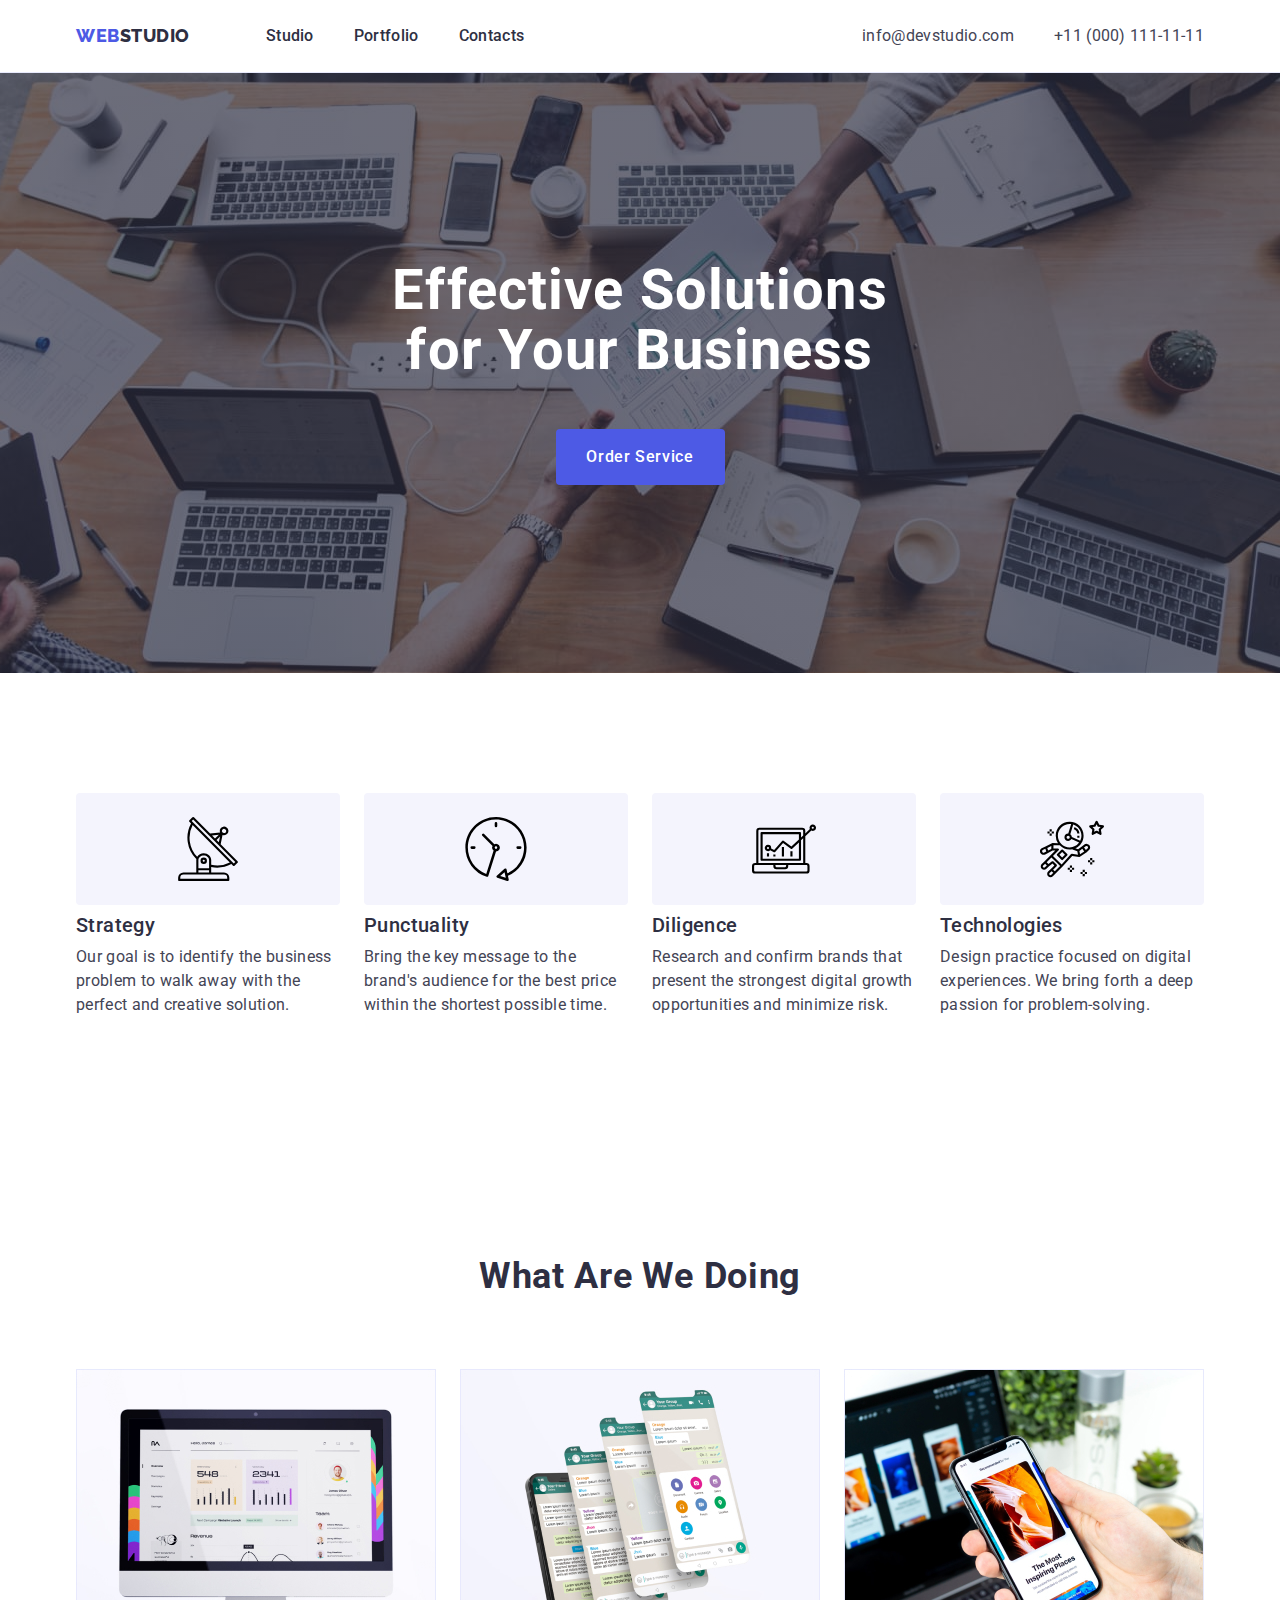
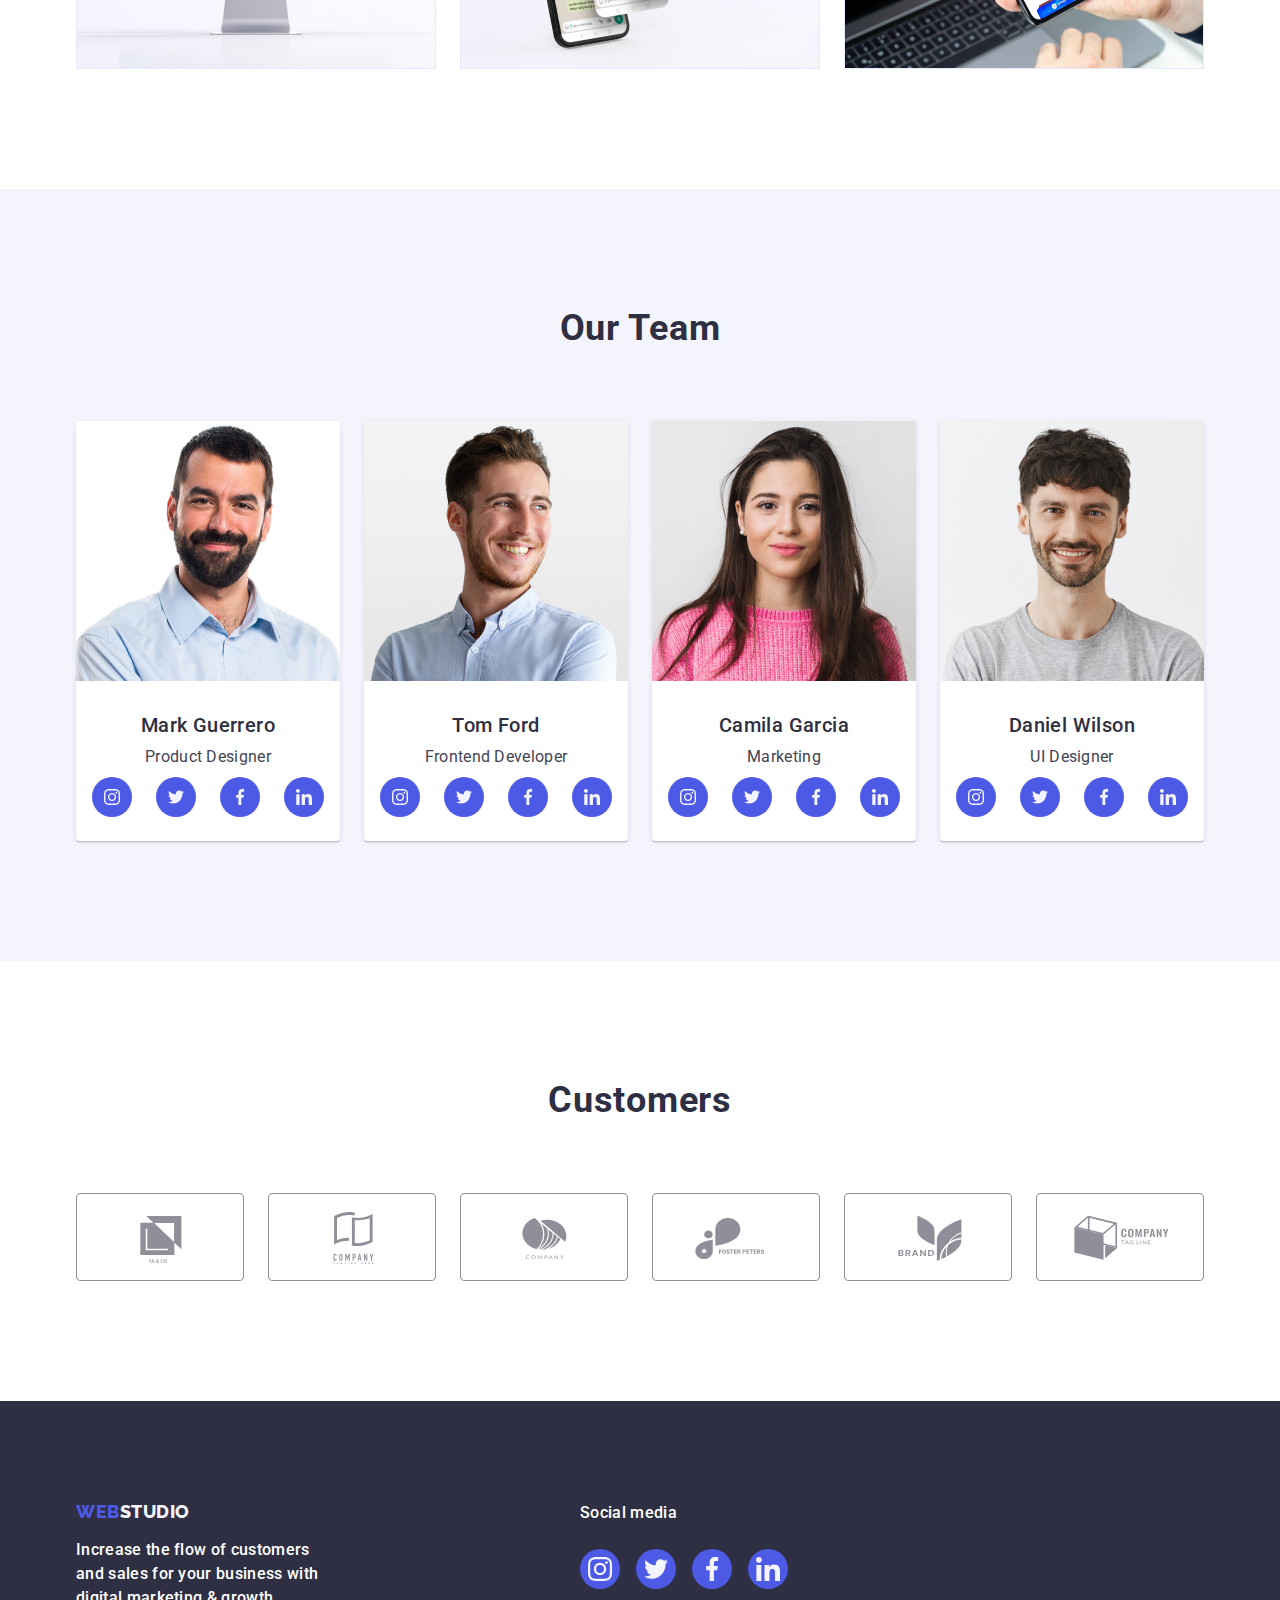
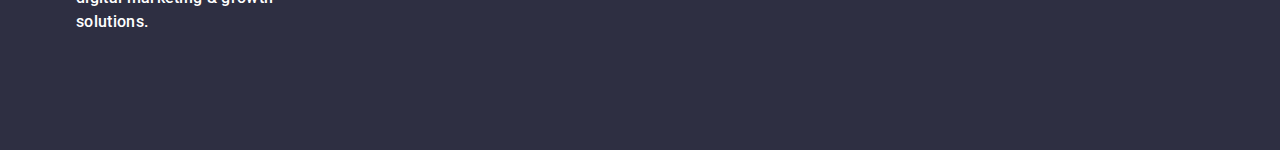
<file: index.html>
<!DOCTYPE html>
<html lang="en">
  <head>
    <meta charset="UTF-8" />
    <meta name="viewport" content="width=device-width, initial-scale=1.0" />
    <title>Main</title>
    <link rel="preconnect" href="https://fonts.googleapis.com" />
    <link rel="preconnect" href="https://fonts.gstatic.com" crossorigin />
    <link
      href="https://fonts.googleapis.com/css2?family=Raleway:wght@800&family=Roboto:wght@400;500;700&display=swap"
      rel="stylesheet"
    />
    <link
      rel="stylesheet"
      href="https://cdnjs.cloudflare.com/ajax/libs/modern-normalize/2.0.0/modern-normalize.min.css"
    />
    <link rel="stylesheet" href="./css/styles.css" />
  </head>
  <body>
    <header class="header">
      <div class="container header-div">
        <nav class="nav">
          <a class="link logo" href="./index.html">
            Web<span class="studio">Studio</span>
          </a>
          <ul class="list nav-ul">
            <li class="item">
              <a class="link nav-link" href="./index.html">Studio</a>
            </li>
            <li class="item">
              <a class="link nav-link" href="./portfolio.html">Portfolio</a>
            </li>
            <li class="item">
              <a class="link nav-link" href="./contacts.html">Contacts</a>
            </li>
          </ul>
        </nav>
        <address class="address">
          <ul class="list address-ul">
            <li>
              <a class="link address-li" href="mailto:info@devstudio.com"
                >info@devstudio.com
              </a>
            </li>
            <li>
              <a class="link address-li" href="tel:+110001111111"
                >+11 (000) 111-11-11
              </a>
            </li>
          </ul>
        </address>
      </div>
    </header>

    <main>
      <section class="hero">
        <div class="container">
          <h1 class="hero-tittle">Effective Solutions for Your Business</h1>
          <button class="buttons btn-hero" type="button">Order Service</button>
        </div>
      </section>

      <section class="section features">
        <div class="container">
          <h2 class="section-tittle visually-hidden">features</h2>
          <ul class="list features-ul">
            <li class="features-li">
              <div class="features-icon">
                <svg width="64" height="64">
                  <use href="./images/icons.svg#antenna"></use>
                </svg>
              </div>
              <h3 class="section-subheading">Strategy</h3>
              <p class="text">
                Our goal is to identify the business problem to walk away with
                the perfect and creative solution.
              </p>
            </li>
            <li class="features-li">
              <div class="features-icon">
                <svg width="64" height="64">
                  <use href="./images/icons.svg#clock"></use>
                </svg>
              </div>
              <h3 class="section-subheading">Punctuality</h3>
              <p class="text">
                Bring the key message to the brand's audience for the best price
                within the shortest possible time.
              </p>
            </li>
            <li class="features-li">
              <div class="features-icon">
                <svg width="64" height="64">
                  <use href="./images/icons.svg#diagram"></use>
                </svg>
              </div>
              <h3 class="section-subheading">Diligence</h3>
              <p class="text">
                Research and confirm brands that present the strongest digital
                growth opportunities and minimize risk.
              </p>
            </li>
            <li class="features-li">
              <div class="features-icon">
                <svg width="64" height="64">
                  <use href="./images/icons.svg#astronaut"></use>
                </svg>
              </div>
              <h3 class="section-subheading">Technologies</h3>
              <p class="text">
                Design practice focused on digital experiences. We bring forth a
                deep passion for problem-solving.
              </p>
            </li>
          </ul>
        </div>
      </section>

      <section class="section">
        <div class="container">
          <h2 class="section-tittle">What are we doing</h2>
          <ul class="list doing-ul">
            <li class="doing-li">
              <img src="./images/monitor.jpg" alt="monitor" width="360" />
            </li>
            <li class="doing-li">
              <img src="./images/mobile.jpg" alt="mobile" width="360" />
            </li>
            <li class="doing-li">
              <img src="./images/photo.jpg" alt="photo" width="360" />
            </li>
          </ul>
        </div>
      </section>

      <section class="our-team">
        <div class="container team-div">
          <h2 class="section-tittle">Our Team</h2>
          <ul class="list team-ul">
            <li class="team-li">
              <img src="./images/mark.jpg" alt="Mark Guerrero" width="264" />
              <div class="social-div">
                <h3 class="section-subheading">Mark Guerrero</h3>
                <p class="text">Product Designer</p>
                <ul class="list team-social-ul">
                  <li class="team-social-li">
                    <a class="link social-link" href="">
                      <svg class="social-svg" width="16" height="16">
                        <use href="./images/icons.svg#instagram"></use>
                      </svg>
                    </a>
                  </li>
                  <li class="team-social-li">
                    <a class="link social-link" href="">
                      <svg class="social-svg" width="16" height="16">
                        <use href="./images/icons.svg#twitter"></use>
                      </svg>
                    </a>
                  </li>
                  <li class="team-social-li">
                    <a class="link social-link" href="">
                      <svg class="social-svg" width="16" height="16">
                        <use href="./images/icons.svg#facebook"></use>
                      </svg>
                    </a>
                  </li>
                  <li class="team-social-li">
                    <a class="link social-link" href="">
                      <svg class="social-svg" width="16" height="16">
                        <use href="./images/icons.svg#linkedin"></use>
                      </svg>
                    </a>
                  </li>
                </ul>
              </div>
            </li>
            <li class="team-li">
              <img src="./images/tom.jpg" alt="Tom Ford" width="264" />
              <div class="social-div">
                <h3 class="section-subheading">Tom Ford</h3>
                <p class="text">Frontend Developer</p>
                <ul class="list team-social-ul">
                  <li class="team-social-li">
                    <a class="link social-link" href="">
                      <svg class="social-svg" width="16" height="16">
                        <use href="./images/icons.svg#instagram"></use>
                      </svg>
                    </a>
                  </li>
                  <li class="team-social-li">
                    <a class="link social-link" href="">
                      <svg class="social-svg" width="16" height="16">
                        <use href="./images/icons.svg#twitter"></use>
                      </svg>
                    </a>
                  </li>
                  <li class="team-social-li">
                    <a class="link social-link" href="">
                      <svg class="social-svg" width="16" height="16">
                        <use href="./images/icons.svg#facebook"></use>
                      </svg>
                    </a>
                  </li>
                  <li class="team-social-li">
                    <a class="link social-link" href="">
                      <svg class="social-svg" width="16" height="16">
                        <use href="./images/icons.svg#linkedin"></use>
                      </svg>
                    </a>
                  </li>
                </ul>
              </div>
            </li>
            <li class="team-li">
              <img src="./images/camila.jpg" alt="Camila Garcia" width="264" />
              <div class="social-div">
                <h3 class="section-subheading">Camila Garcia</h3>
                <p class="text">Marketing</p>
                <ul class="list team-social-ul">
                  <li class="team-social-li">
                    <a class="link social-link" href="">
                      <svg class="social-svg" width="16" height="16">
                        <use href="./images/icons.svg#instagram"></use>
                      </svg>
                    </a>
                  </li>
                  <li class="team-social-li">
                    <a class="link social-link" href="">
                      <svg class="social-svg" width="16" height="16">
                        <use href="./images/icons.svg#twitter"></use>
                      </svg>
                    </a>
                  </li>
                  <li class="team-social-li">
                    <a class="link social-link" href="">
                      <svg class="social-svg" width="16" height="16">
                        <use href="./images/icons.svg#facebook"></use>
                      </svg>
                    </a>
                  </li>
                  <li class="team-social-li">
                    <a class="link social-link" href="">
                      <svg class="social-svg" width="16" height="16">
                        <use href="./images/icons.svg#linkedin"></use>
                      </svg>
                    </a>
                  </li>
                </ul>
              </div>
            </li>
            <li class="team-li">
              <img src="./images/daniel.jpg" alt="Daniel Wilson" width="264" />
              <div class="social-div">
                <h3 class="section-subheading">Daniel Wilson</h3>
                <p class="text">UI Designer</p>
                <ul class="list team-social-ul">
                  <li class="team-social-li">
                    <a class="link social-link" href="">
                      <svg class="social-svg" width="16" height="16">
                        <use href="./images/icons.svg#instagram"></use>
                      </svg>
                    </a>
                  </li>
                  <li class="team-social-li">
                    <a class="link social-link" href="">
                      <svg class="social-svg" width="16" height="16">
                        <use href="./images/icons.svg#twitter"></use>
                      </svg>
                    </a>
                  </li>
                  <li class="team-social-li">
                    <a class="link social-link" href="">
                      <svg class="social-svg" width="16" height="16">
                        <use href="./images/icons.svg#facebook"></use>
                      </svg>
                    </a>
                  </li>
                  <li class="team-social-li">
                    <a class="link social-link" href="">
                      <svg class="social-svg" width="16" height="16">
                        <use href="./images/icons.svg#linkedin"></use>
                      </svg>
                    </a>
                  </li>
                </ul>
              </div>
            </li>
          </ul>
        </div>
      </section>

      <section class="section">
        <div class="container">
          <h2 class="section-tittle">Customers</h2>
          <ul class="list customers-ul">
            <li class="customers-li">
              <a href="" class="link customers-link">
                <svg class="customers-icon" width="104" height="56">
                  <use href="./images/icons.svg#Logo"></use>
                </svg>
              </a>
            </li>
            <li class="customers-li">
              <a href="" class="link customers-link">
                <svg class="customers-icon" width="104" height="56">
                  <use href="./images/icons.svg#Logo-1"></use>
                </svg>
              </a>
            </li>
            <li class="customers-li">
              <a href="" class="link customers-link">
                <svg class="customers-icon" width="104" height="56">
                  <use href="./images/icons.svg#Logo-2"></use>
                </svg>
              </a>
            </li>
            <li class="customers-li">
              <a href="" class="link customers-link">
                <svg class="customers-icon" width="104" height="56">
                  <use href="./images/icons.svg#Logo-3"></use>
                </svg>
              </a>
            </li>
            <li class="customers-li">
              <a href="" class="link customers-link">
                <svg class="customers-icon" width="104" height="56">
                  <use href="./images/icons.svg#Logo-4"></use>
                </svg>
              </a>
            </li>
            <li class="customers-li">
              <a href="" class="link customers-link">
                <svg class="customers-icon" width="104" height="56">
                  <use href="./images/icons.svg#Logo-5"></use>
                </svg>
              </a>
            </li>
          </ul>
        </div>
      </section>
    </main>

    <footer class="footer">
      <div class="footer-container">
        <div class="footer-div">
          <a class="link footer-logo" href="./index.html"
            >Web<span class="studio-footer">Studio</span>
          </a>
          <p class="footer-text">
            Increase the flow of customers and sales for your business with
            digital marketing & growth solutions.
          </p>
        </div>
        <div class="footer-social-div">
          <p class="footer-text">Social media</p>
          <ul class="list footer-social-ul">
            <li class="footer-social-li">
              <a class="link footer-social-link" href="">
                <svg class="footer-social-svg" width="24" height="24">
                  <use href="./images/icons.svg#instagram"></use>
                </svg>
              </a>
            </li>
            <li class="footer-social-li">
              <a class="link footer-social-link" href="">
                <svg class="footer-social-svg" width="24" height="24">
                  <use href="./images/icons.svg#twitter"></use>
                </svg>
              </a>
            </li>
            <li class="footer-social-li">
              <a class="link footer-social-link" href="">
                <svg class="footer-social-svg" width="24" height="24">
                  <use href="./images/icons.svg#facebook"></use>
                </svg>
              </a>
            </li>
            <li class="footer-social-li">
              <a class="link footer-social-link" href="">
                <svg class="footer-social-svg" width="24" height="24">
                  <use href="./images/icons.svg#linkedin"></use>
                </svg>
              </a>
            </li>
          </ul>
        </div>
      </div>
    </footer>
  </body>
</html>
</file>
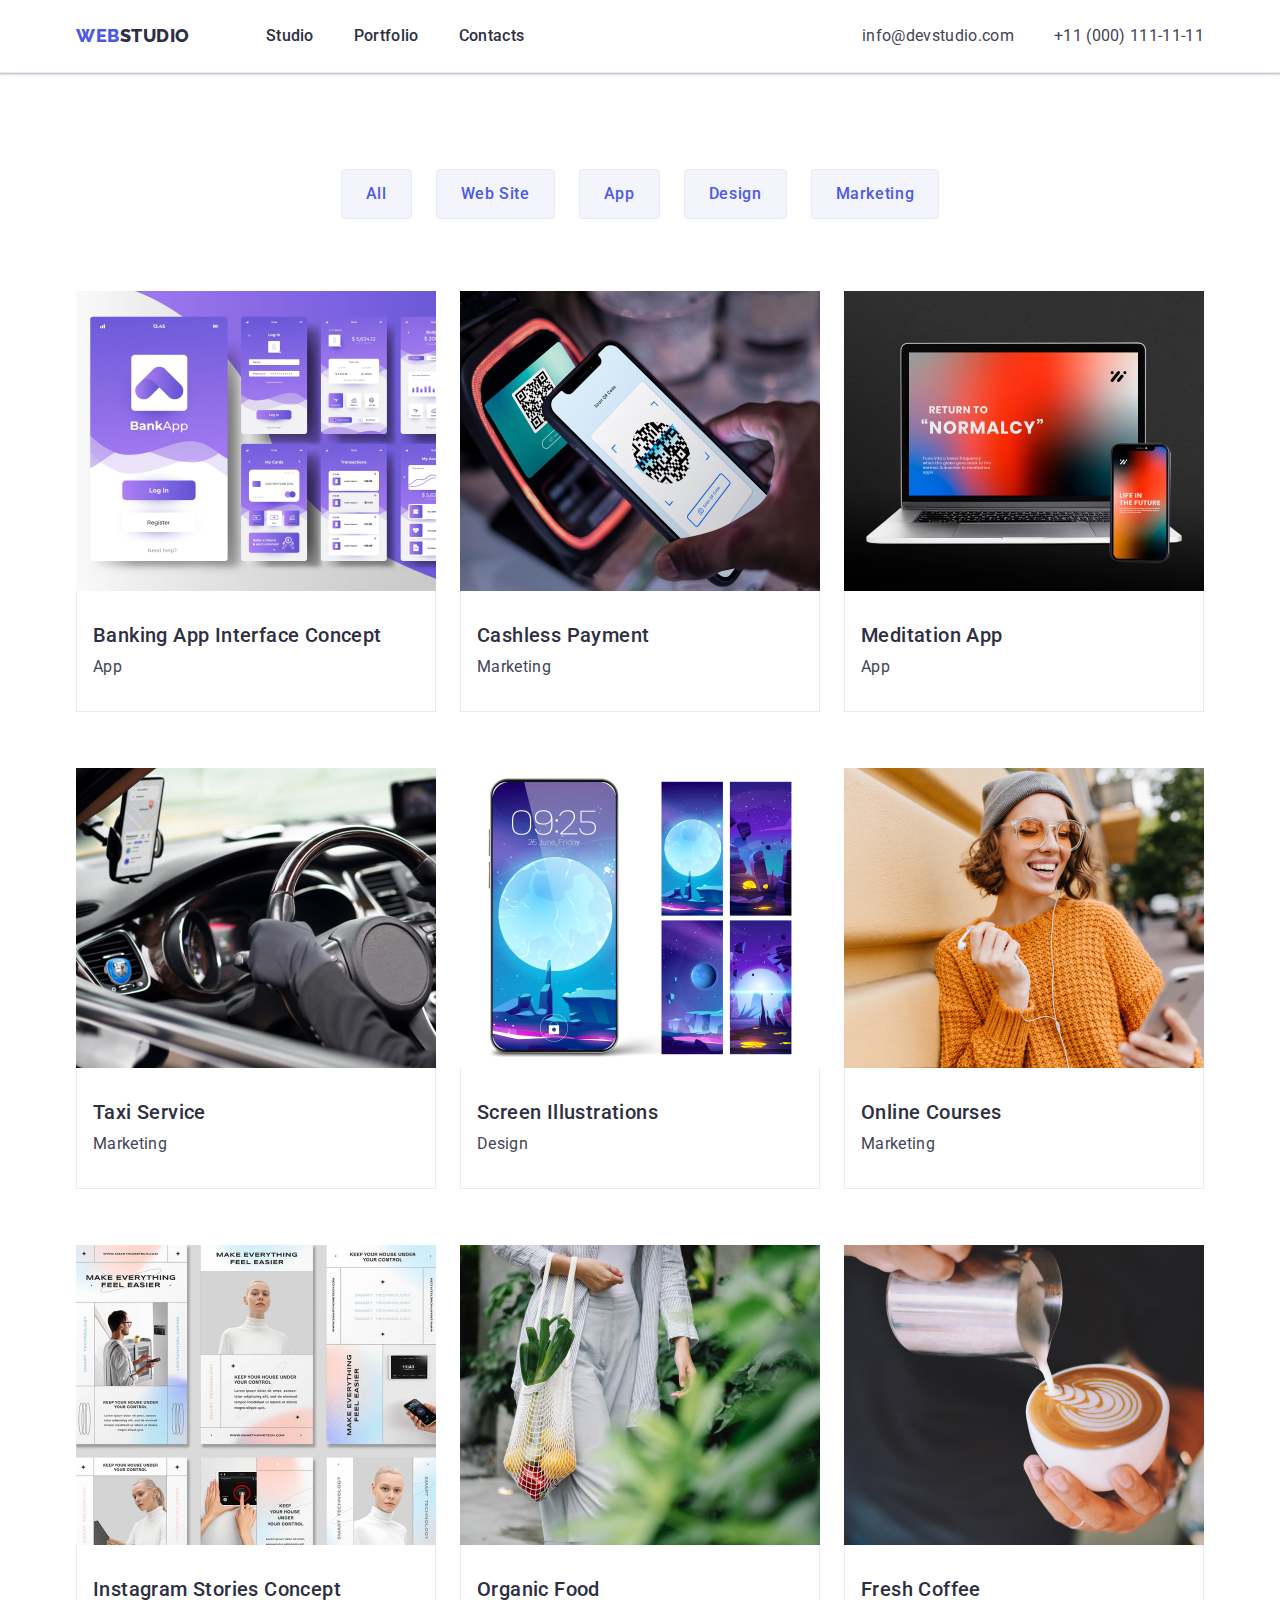
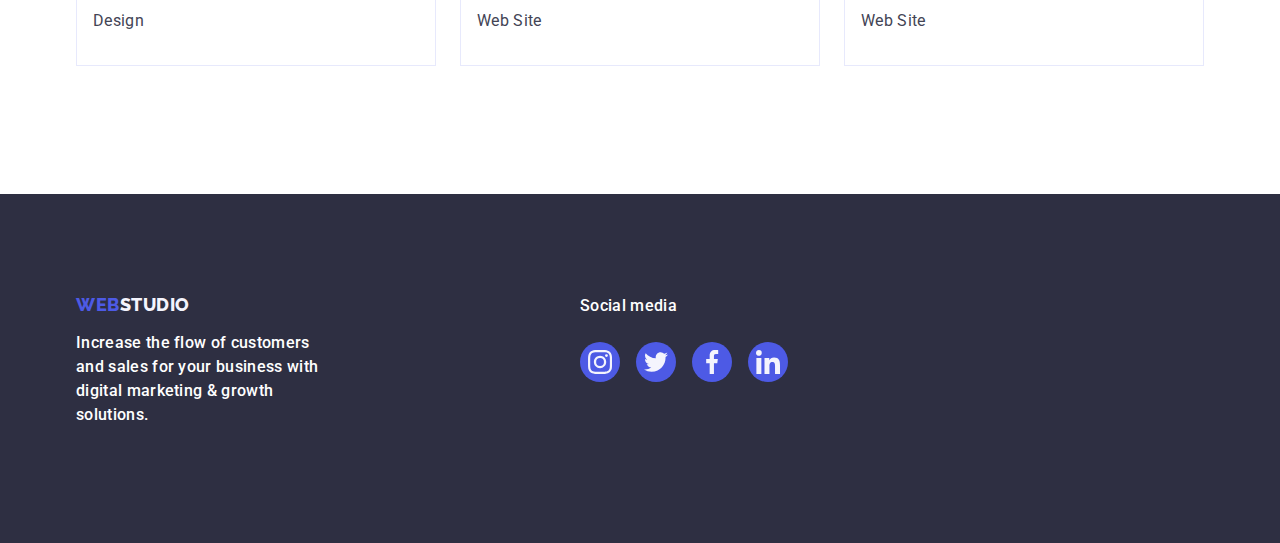
<file: portfolio.html>
<!DOCTYPE html>
<html lang="en">
  <head>
    <meta charset="UTF-8" />
    <meta name="viewport" content="width=device-width, initial-scale=1.0" />
    <title>Portfolio</title>
    <link rel="preconnect" href="https://fonts.googleapis.com" />
    <link rel="preconnect" href="https://fonts.gstatic.com" crossorigin />
    <link
      href="https://fonts.googleapis.com/css2?family=Raleway:wght@800&family=Roboto:wght@400;500;700&display=swap"
      rel="stylesheet"
    />
    <link
      rel="stylesheet"
      href="https://cdnjs.cloudflare.com/ajax/libs/modern-normalize/2.0.0/modern-normalize.min.css"
    />
    <link rel="stylesheet" href="./css/styles.css" />
  </head>
  <body>
    <header class="header">
      <div class="container header-div">
        <nav class="nav">
          <a class="link logo" href="./index.html">
            Web<span class="studio">Studio</span>
          </a>
          <ul class="list nav-ul">
            <li class="item">
              <a class="link nav-link" href="./index.html">Studio</a>
            </li>
            <li class="item">
              <a class="link nav-link" href="./portfolio.html">Portfolio</a>
            </li>
            <li class="item">
              <a class="link nav-link" href="./contacts.html">Contacts</a>
            </li>
          </ul>
        </nav>
        <address class="address">
          <ul class="list address-ul">
            <li>
              <a class="link address-li" href="mailto:info@devstudio.com"
                >info@devstudio.com
              </a>
            </li>
            <li>
              <a class="link address-li" href="tel:+110001111111"
                >+11 (000) 111-11-11
              </a>
            </li>
          </ul>
        </address>
      </div>
    </header>

    <main>
      <section class="section-portfolio">
        <div class="container">
          <h1 class="visually-hidden">portfolio</h1>
          <ul class="list btn-portfolio">
            <li><button class="buttons" type="button">All</button></li>
            <li><button class="buttons" type="button">Web Site</button></li>
            <li><button class="buttons" type="button">App</button></li>
            <li><button class="buttons" type="button">Design</button></li>
            <li><button class="buttons" type="button">Marketing</button></li>
          </ul>
          <ul class="list cards">
            <li class="port-li">
              <a class="link cards-link" href="">
                <img src="./images/img1.jpg" alt="interface" width="360" />
                <div class="cards-div">
                  <h2 class="section-subheading">
                    Banking App Interface Concept
                  </h2>
                  <p class="text">App</p>
                </div>
              </a>
            </li>
            <li class="port-li">
              <a class="link cards-link" href=""
                ><img src="./images/img2.jpg" alt="payment" width="360" />
                <div class="cards-div">
                  <h2 class="section-subheading">Cashless Payment</h2>
                  <p class="text">Marketing</p>
                </div>
              </a>
            </li>
            <li class="port-li">
              <a class="link cards-link" href=""
                ><img src="./images/img3.jpg" alt="screen" width="360" />
                <div class="cards-div">
                  <h2 class="section-subheading">Meditation App</h2>
                  <p class="text">App</p>
                </div>
              </a>
            </li>
            <li class="port-li">
              <a class="link cards-link" href=""
                ><img src="./images/img4.jpg" alt="car" width="360" />
                <div class="cards-div">
                  <h2 class="section-subheading">Taxi Service</h2>
                  <p class="text">Marketing</p>
                </div>
              </a>
            </li>
            <li class="port-li">
              <a class="link cards-link" href=""
                ><img src="./images/img5.jpg" alt="mobile" width="360" />
                <div class="cards-div">
                  <h2 class="section-subheading">Screen Illustrations</h2>
                  <p class="text">Design</p>
                </div>
              </a>
            </li>
            <li class="port-li">
              <a class="link cards-link" href=""
                ><img src="./images/img6.jpg" alt="woman" width="360" />
                <div class="cards-div">
                  <h2 class="section-subheading">Online Courses</h2>
                  <p class="text">Marketing</p>
                </div>
              </a>
            </li>
            <li class="port-li">
              <a class="link cards-link" href=""
                ><img src="./images/img7.jpg" alt="web Site" width="360" />
                <div class="cards-div">
                  <h2 class="section-subheading">Instagram Stories Concept</h2>
                  <p class="text">Design</p>
                </div>
              </a>
            </li>
            <li class="port-li">
              <a class="link cards-link" href=""
                ><img src="./images/img8.jpg" alt="photo" width="360" />
                <div class="cards-div">
                  <h2 class="section-subheading">Organic Food</h2>
                  <p class="text">Web Site</p>
                </div>
              </a>
            </li>
            <li class="port-li">
              <a class="link cards-link" href=""
                ><img src="./images/img9.jpg" alt="coffee" width="360" />
                <div class="cards-div">
                  <h2 class="section-subheading">Fresh Coffee</h2>
                  <p class="text">Web Site</p>
                </div>
              </a>
            </li>
          </ul>
        </div>
      </section>
    </main>

    <footer class="footer">
      <div class="footer-container">
        <div class="footer-div">
          <a class="link footer-logo" href="./index.html"
            >Web<span class="studio-footer">Studio</span>
          </a>
          <p class="footer-text">
            Increase the flow of customers and sales for your business with
            digital marketing & growth solutions.
          </p>
        </div>
        <div class="footer-social-div">
          <p class="footer-text">Social media</p>
          <ul class="list footer-social-ul">
            <li class="footer-social-li">
              <a class="link footer-social-link" href="">
                <svg class="footer-social-svg" width="24" height="24">
                  <use href="./images/icons.svg#instagram"></use>
                </svg>
              </a>
            </li>
            <li class="footer-social-li">
              <a class="link footer-social-link" href="">
                <svg class="footer-social-svg" width="24" height="24">
                  <use href="./images/icons.svg#twitter"></use>
                </svg>
              </a>
            </li>
            <li class="footer-social-li">
              <a class="link footer-social-link" href="">
                <svg class="footer-social-svg" width="24" height="24">
                  <use href="./images/icons.svg#facebook"></use>
                </svg>
              </a>
            </li>
            <li class="footer-social-li">
              <a class="link footer-social-link" href="">
                <svg class="footer-social-svg" width="24" height="24">
                  <use href="./images/icons.svg#linkedin"></use>
                </svg>
              </a>
            </li>
          </ul>
        </div>
      </div>
    </footer>
  </body>
</html>
</file>
<file: css/styles.css>
:root {
  --primary-color: #434455;
  --tittle-test-color: #2e2f42;
  --hover-focus-color: #5358bd;
  --acent-color: #4d5ae5;
  --alternative-text-color: #f4f4fd;
  --white-text: #ffffff;
  --buttons-hover: #404bbf;
  --buttons-bg-color: #f4f4fd;
}

/* ================ COMMON ================ */

h1,
h2,
h3,
h4,
p {
  margin: 0;
}

ul,
ol {
  margin: 0;
  padding: 0;
}

img {
  display: block;
  max-width: 100%;
}

body {
  background-color: #ffffff;
  color: #434455;
  font-size: 16px;
  font-family: "Roboto", sans-serif;
  font-style: normal;
  font-weight: 400;
  line-height: 24px;
  letter-spacing: 0.32px;
}

.link {
  text-decoration: none;
}
.list {
  list-style: none;
}
/* ================ HEADER ================ */
.container {
  max-width: 1158px;
  margin: 0 auto;
  padding: 0 15px;
}

.header {
  border-bottom: 1px solid #e7e9fc;
  box-shadow: 0px 2px 1px rgba(46, 47, 66, 0.08),
    0px 1px 1px rgba(46, 47, 66, 0.16), 0px 1px 6px rgba(46, 47, 66, 0.08);
}
.header-div {
  display: flex;
  justify-content: space-between;
  align-items: center;
}
.logo {
  display: inline-block;
  padding: 24px 0;

  margin-right: 76px;

  color: #4d5ae5;
  font-size: 18px;
  font-family: "Raleway", sans-serif;
  font-weight: 800;
  line-height: 1.17;
  letter-spacing: 0.54px;
  text-transform: uppercase;
}
.logo:hover {
  cursor: pointer;
  color: #4d5ae5;
}
.logo:focus {
  color: #4d5ae5;
}
.studio {
  font-size: 18px;
  font-family: "Raleway", sans-serif;
  font-weight: 800;
  line-height: 1.17;
  letter-spacing: 0.54px;
  text-transform: uppercase;
  transition: background-color 0.15s, color 0.15s;
  color: #2e2f42;
}
/* ==================================== */
.nav-link {
  display: inline-block;
  padding: 24px 0;

  font-weight: 500;
  font-size: 16px;
  line-height: 1.5;
  letter-spacing: 0.02em;
  color: #2e2f42;
}
.nav-link:hover {
  color: #404bbf;
}
.nav-link:focus {
  color: #404bbf;
}
.nav {
  display: flex;
  align-items: center;
}

.nav-ul,
.address-ul {
  display: flex;
  gap: 40px;
}

/* ==================================== */
.address {
  display: flex;
  font-style: normal;
}
/* ==================================== */
.address-li {
  display: inline-block;
  padding: 24px 0;
  margin-right: 40;

  color: #434455;
  font-style: normal;
}
.address-li:hover {
  color: #404bbf;
  cursor: pointer;
}
.address-li:focus {
  color: #404bbf;
}

/* ================ HERO ================ */

.hero {
  display: flex;
  margin: auto;
  background-color: #2e2f42;
  padding: 188px 0;
  background-image: linear-gradient(
      rgba(46, 47, 66, 0.7),
      rgba(46, 47, 66, 0.7)
    ),
    url("../images/people-office.jpg");
  background-repeat: no-repeat;
  background-size: cover;
  max-width: 1440px;
  background-position: center;
}

.hero-tittle {
  margin-bottom: 48px;
  max-width: 496px;

  text-align: center;
  font-size: 56px;
  font-weight: 700;
  line-height: 1.07;
  letter-spacing: 1.12px;
  /* background-color: #2e2f42; */
  color: #ffffff;
}

/* ================ SECTIONS ================ */

.section {
  padding: 120px 0;
}

.section-tittle {
  margin-bottom: 72px;

  color: #2e2f42;
  font-size: 36px;
  font-weight: 700;
  line-height: 1.11;
  letter-spacing: 0.72px;
  text-transform: capitalize;
  text-align: center;
}
.section-subheading {
  margin-bottom: 8px;

  background-color: #ffffff;
  color: #2e2f42;
  font-size: 20px;
  font-weight: 500;
  letter-spacing: 0.02em;
  line-height: 1.2;
}

.text {
  font-size: 16px;
  color: #434455;
}

.visually-hidden {
  position: absolute;
  width: 1px;
  height: 1px;
  margin: -1px;
  border: 0;
  padding: 0;

  white-space: nowrap;
  clip-path: inset(100%);
  clip: rect(0 0 0 0);
  overflow: hidden;
}
/* ================ FEATURES ================ */

.features {
  padding: 120px 0;
}
.features-ul {
  display: flex;
  gap: 24px;
}
.features-ul:last-child {
  padding-left: 0;
}
.features-li {
  flex-basis: calc((100% - 24px * 3) / 4);
}
.features-icon {
  display: flex;
  justify-content: center;
  align-items: center;
  height: 112px;
  border-radius: 4px;

  padding: 24px 100px;
  margin-bottom: 8px;

  background-color: #f4f4fd;
}
/* ================ WHAT WE ARE DOING ================ */

.doing-ul {
  display: flex;
  gap: 24px;
}
.doing-li {
  flex-basis: calc((100% - 48px) / 3);
}

/* ================ OUR TEAM ================ */

.our-team {
  background-color: #f4f4fd;
  padding: 120px 0;
}
.team-li {
  width: calc((100% - 3 * 24px) / 4);
  /* column-gap: 24px; */
  background-color: #ffffff;
  box-shadow: 0px 2px 1px 0px rgba(46, 47, 66, 0.08),
    0px 1px 1px 0px rgba(46, 47, 66, 0.16),
    0px 1px 6px 0px rgba(46, 47, 66, 0.08);
  border-bottom-left-radius: 4px;
  border-bottom-right-radius: 4px;
}
.team-ul {
  display: flex;
  gap: 24px;
  text-align: center;
}
/* .team-text {
  padding: 32px 0;
} */

.team-social-ul {
  display: flex;
  justify-content: center;
  gap: 24px;
}
.team-social-li {
  width: 40px;
  height: 40px;
}
.social-div {
  padding: 32px 0;
}
.social-svg {
  fill: #f4f4fd;
}

.social-link {
  margin-top: 8px;
  display: flex;
  justify-content: center;
  align-items: center;
  width: 100%;
  height: 100%;
  border-radius: 50%;
  background-color: #4d5ae5;
}
.social-link:hover {
  background-color: #404bbf;
}
.social-link:focus {
  background-color: #404bbf;
}
/* ================ CUSTOMERS ================ */
.customers-ul {
  display: flex;
  justify-content: center;
  gap: 24px;
}

.customers-li {
  width: calc((100% - 120px) / 6);
  height: 88px;
}
.customers-icon {
  display: flex;
  fill: currentColor;
}

.customers-link {
  display: flex;
  align-items: center;
  justify-content: center;
  width: 100%;
  height: 100%;

  border: 1px solid #8e8f99;
  border-radius: 4px;

  color: #8e8f99;
}
.customers-link:hover {
  color: #404bbf;
  border-color: #404bbf;
}
.customers-link:focus {
  color: #404bbf;
  border-color: #404bbf;
}
/* ================ BUTTONS ================ */
.buttons {
  display: block;
  border: 1px solid #e7e9fc;
  border-radius: 4px;
  padding: 12px 24px;

  cursor: pointer;
  background-color: #f4f4fd;
  color: #4d5ae5;

  font-size: 16px;
  font-family: "Roboto", sans-serif;
  font-style: normal;
  font-weight: 500;
  line-height: 24px;
  letter-spacing: 0.64px;

  text-align: center;
}
.buttons:hover {
  box-shadow: 0px 3px 1px rgba(0, 0, 0, 0.1), 0px 2px 1px rgba(0, 0, 0, 0.08),
    0px 2px 2px rgba(0, 0, 0, 0.12);
  border: 1px solid transparent;
  color: #ffffff;
  background-color: #404bbf;
  cursor: pointer;
}
.buttons:focus {
  box-shadow: 0px 3px 1px rgba(0, 0, 0, 0.1), 0px 2px 1px rgba(0, 0, 0, 0.08),
    0px 2px 2px rgba(0, 0, 0, 0.12);
  border: 1px solid transparent;
  color: #ffffff;
  background-color: #404bbf;
}

.btn-portfolio {
  display: flex;
  gap: 24px;
  border-color: #e7e9fc;
}

.btn-hero {
  display: block;
  margin: 0 auto;
  /* padding: 16px 32px; */
  border: none;
  border-radius: 4px;
  min-width: 169px;
  height: 56px;

  background: #4d5ae5;
  color: #ffffff;
}
.btn-hero:hover {
  cursor: pointer;
  background-color: #404bbf;
}
.btn-hero:focus {
  background-color: #404bbf;
}
.btn-hero:active {
  background-color: #404bbf;
}
/* ================ PORTFOLIO ONLY ================ */
.section-portfolio {
  padding-top: 96px;
  padding-bottom: 120px;
}
.list.btn-portfolio {
  display: flex;
  justify-content: center;
  margin-bottom: 72px;
}
.cards {
  display: flex;
  flex-wrap: wrap;
  row-gap: 48px;
  column-gap: 24px;
}
.cards-div {
  padding: 32px 16px;
  border: 1px solid #e7e9fc;
  border-top: none;
  margin-bottom: 8px;
}

.port-li {
  width: calc((100% - 48px) / 3);
}
.cards-link {
  display: block;
}
.cards-link:hover {
  box-shadow: 0px 1px 6px rgba(46, 47, 66, 0.08),
    0px 1px 1px rgba(46, 47, 66, 0.16), 0px 2px 1px rgba(46, 47, 66, 0.08);
}
.cards-link:focus {
  box-shadow: 0px 1px 6px rgba(46, 47, 66, 0.08),
    0px 1px 1px rgba(46, 47, 66, 0.16), 0px 2px 1px rgba(46, 47, 66, 0.08);
}
/* ================ FOOTER ================ */
.footer {
  background-color: #2e2f42;
  padding: 100px 0;
}
.studio-footer {
  color: #f4f4fd;
}
.link.footer-logo {
  display: inline-block;
  margin-bottom: 16px;

  background-color: #2e2f42;
  color: #f4f4fd;
  font-size: 18px;
  text-transform: uppercase;
  font-family: "Raleway", sans-serif;
  font-weight: 800;
  line-height: 1.17;
  letter-spacing: 0.03em;
  color: #4d5ae5;
}
.footer-logo:hover {
  color: #4d5ae5;
}
.footer-logo:focus {
  color: #4d5ae5;
}
.footer-text {
  color: #ffffff;
  width: 264px;
  font-weight: 500;
  margin-bottom: 16px;
}

.footer-social-ul {
  display: flex;
  gap: 16px;
}
.footer-social-li {
  width: 40px;
  height: 40px;
}
.footer-social-link {
  margin-top: 8px;
  display: flex;
  justify-content: center;
  align-items: center;
  width: 100%;
  height: 100%;
  border-radius: 50%;
  background-color: #4d5ae5;
}
.footer-social-link:hover {
  background-color: #31d0aa;
}

.footer-social-link:focus {
  background-color: #31d0aa;
}
.footer-social-svg {
  fill: #f4f4fd;
}
.footer-div {
  display: inline-block;
  margin-right: 120px;
}

.footer-container {
  display: flex;
  align-items: baseline;
  gap: 120px;
  max-width: 1158px;
  margin: auto;
  padding: 0 15px;
}
</file>
